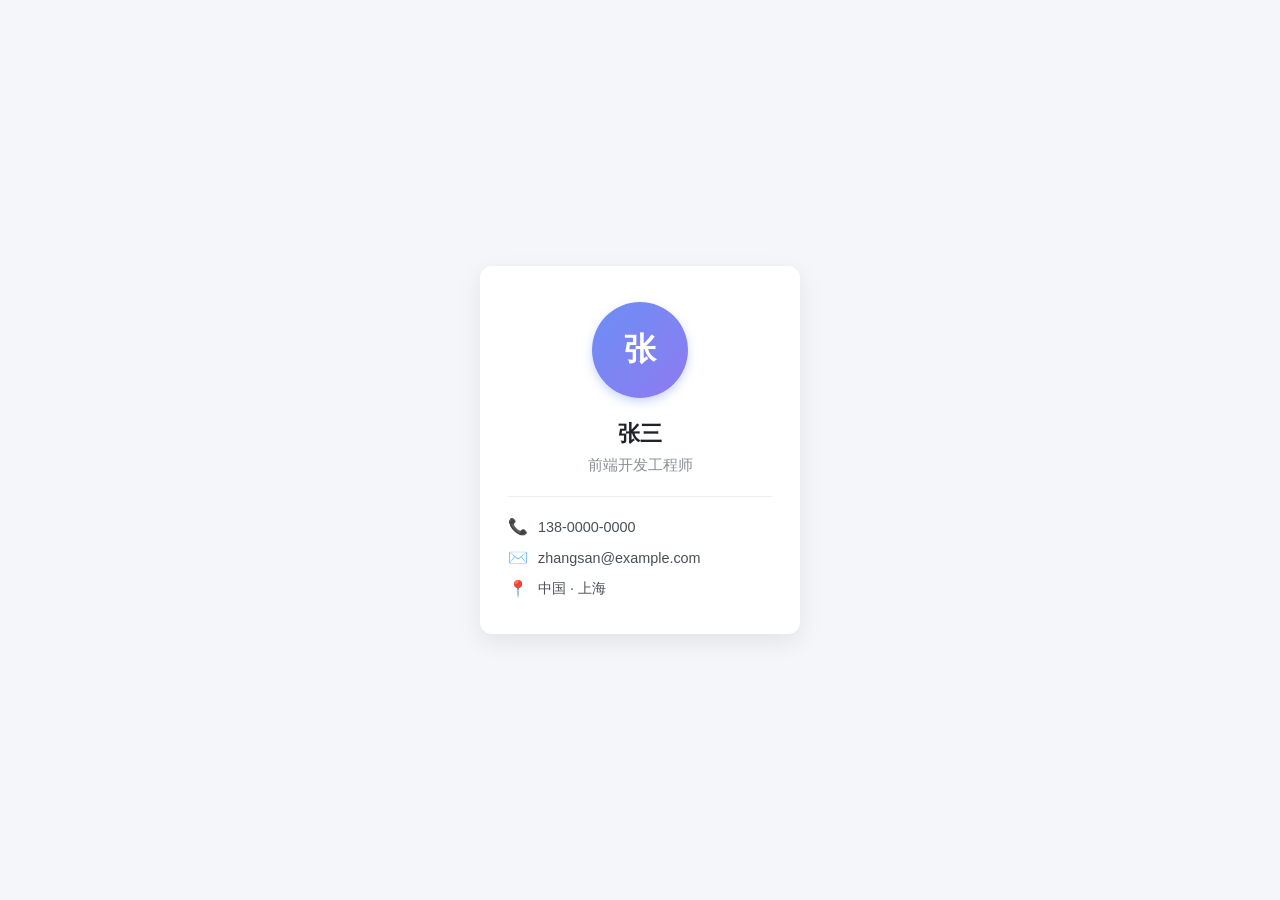
<file: index.html>
<!DOCTYPE html>
<html lang="zh-CN">
<head>
  <!-- 页面基础编码与视口设置 -->
  <meta charset="UTF-8" />
  <meta name="viewport" content="width=device-width, initial-scale=1.0" />
  <title>个人名片</title>
  <!-- 引入外部样式表，实现 HTML 结构与 CSS 样式分离 -->
  <link rel="stylesheet" href="business-card.css" />
</head>
<body>

  <!-- 名片主容器：居中卡片式布局，圆角 + 阴影 + 悬停上浮动画均在 CSS 中实现 -->
  <main class="card">

    <!-- 圆形头像：使用 CSS 绘制的色块头像 + 姓名首字母，无需依赖外部图片资源 -->
    <div class="avatar" aria-label="头像">张</div>

    <!-- 姓名 -->
    <h1 class="name">张三</h1>

    <!-- 职位 -->
    <p class="title">前端开发工程师</p>

    <!-- 分隔线，区分基本信息与联系方式 -->
    <hr class="divider" />

    <!-- 联系方式列表 -->
    <ul class="contact-list">
      <li class="contact-item">
        <span class="icon" aria-hidden="true">📞</span>
        <span>138-0000-0000</span>
      </li>
      <li class="contact-item">
        <span class="icon" aria-hidden="true">✉️</span>
        <span>zhangsan@example.com</span>
      </li>
      <li class="contact-item">
        <span class="icon" aria-hidden="true">📍</span>
        <span>中国 · 上海</span>
      </li>
    </ul>

  </main>

</body>
</html>
</file>
<file: business-card.css>
/* ============================================
   个人名片页面样式
   风格定位：简约、留白充足、低饱和度配色
   ============================================ */

/* 全局盒模型重置，避免 padding/border 影响宽高计算 */
* {
  box-sizing: border-box;
  margin: 0;
  padding: 0;
}

/* 页面整体布局：利用 flex 实现卡片在视口中的水平垂直居中 */
body {
  min-height: 100vh;
  display: flex;
  justify-content: center;
  align-items: center;
  font-family: "Microsoft YaHei", "PingFang SC", Arial, sans-serif;
  background: #f4f6f9; /* 简约浅灰背景，衬托卡片 */
  color: #2c2f36;
}

/* ============================================
   名片卡片主体
   ============================================ */
.card {
  width: 320px;
  padding: 36px 28px;
  text-align: center;
  background: #ffffff;

  /* 12px 圆角 */
  border-radius: 12px;

  /* 柔和阴影，营造轻微悬浮质感 */
  box-shadow: 0 8px 24px rgba(0, 0, 0, 0.08);

  /* 过渡动画：作用于位移和阴影，保证悬停时效果顺滑 */
  transition: transform 0.3s ease, box-shadow 0.3s ease;
}

/* 鼠标悬停时：卡片轻微上浮 + 阴影加深，增强层次感 */
.card:hover {
  transform: translateY(-6px);
  box-shadow: 0 16px 32px rgba(0, 0, 0, 0.12);
}

/* ============================================
   圆形头像
   ============================================ */
.avatar {
  width: 96px;
  height: 96px;
  margin: 0 auto 20px;
  border-radius: 50%; /* 圆形头像 */

  /* 简约渐变色块作为头像背景 */
  background: linear-gradient(135deg, #6c8ef5, #8f7bf0);
  color: #ffffff;
  font-size: 2rem;
  font-weight: 600;

  /* 居中显示姓名首字母 */
  display: flex;
  align-items: center;
  justify-content: center;

  box-shadow: 0 4px 10px rgba(108, 142, 245, 0.35);
}

/* ============================================
   姓名与职位文字
   ============================================ */
.name {
  font-size: 1.4rem;
  font-weight: 700;
  color: #1f2329;
  margin-bottom: 6px;
}

.title {
  font-size: 0.95rem;
  color: #8a8f98; /* 弱化职位文字颜色，突出姓名 */
  margin-bottom: 20px;
}

/* 分隔线：淡色细线，划分基本信息与联系方式 */
.divider {
  border: none;
  border-top: 1px solid #eceef2;
  margin: 0 0 20px;
}

/* ============================================
   联系方式列表
   ============================================ */
.contact-list {
  list-style: none;
  display: flex;
  flex-direction: column;
  gap: 12px;
  text-align: left;
}

.contact-item {
  display: flex;
  align-items: center;
  gap: 10px;
  font-size: 0.9rem;
  color: #4a4f57;
}

.icon {
  font-size: 1rem;
  width: 20px;
  text-align: center;
}
</file>
